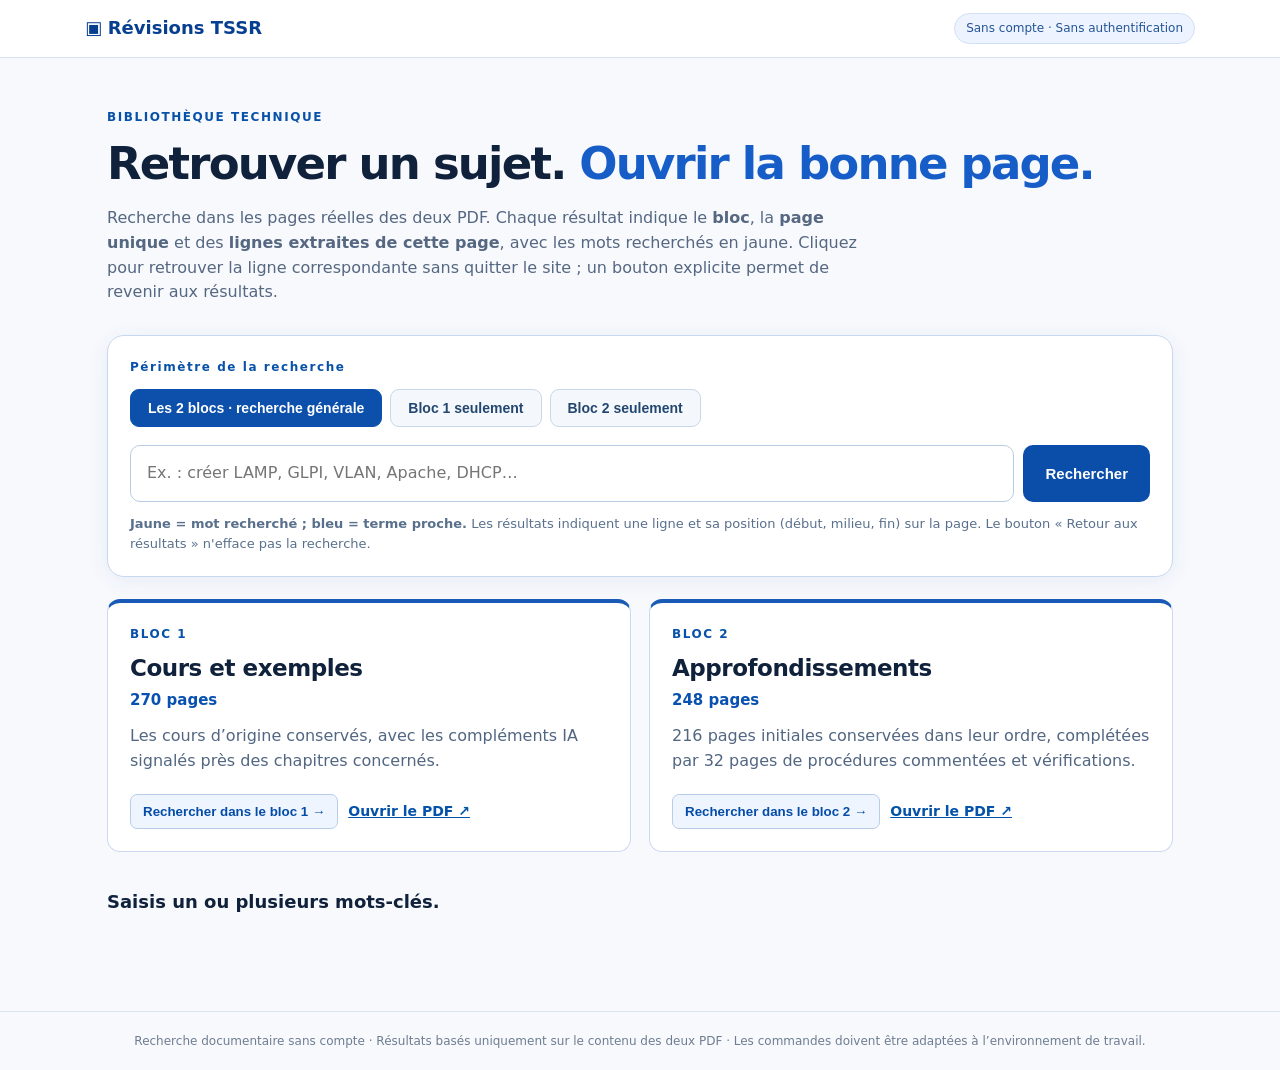
<file: index.html>
<!doctype html>
<html lang="fr"><head><meta charset="utf-8"><meta name="viewport" content="width=device-width, initial-scale=1"><meta name="robots" content="noindex,nofollow,noarchive,nosnippet"><meta name="referrer" content="no-referrer"><title>Révisions TSSR · 2 blocs</title><link rel="stylesheet" href="site.css?v=tssr-cible-lignes-20261101-v12"></head>
<body><div class="top"><div class="brand">▣ <strong>Révisions TSSR</strong></div><span class="badge-light">Sans compte · Sans authentification</span></div>
<main><header class="intro"><p class="eyebrow">BIBLIOTHÈQUE TECHNIQUE</p><h1>Retrouver un sujet. <span>Ouvrir la bonne page.</span></h1><p>Recherche dans les pages réelles des deux PDF. Chaque résultat indique le <strong>bloc</strong>, la <strong>page unique</strong> et des <strong>lignes extraites de cette page</strong>, avec les mots recherchés en jaune. Cliquez pour retrouver la ligne correspondante sans quitter le site ; un bouton explicite permet de revenir aux résultats.</p></header>
<section class="search-section" aria-label="Recherche documentaire"><div class="mode-label">Périmètre de la recherche</div><div class="modes" role="group" aria-label="Choisir le bloc à rechercher"><button type="button" class="mode active" data-mode="all" aria-pressed="true">Les 2 blocs · recherche générale</button><button type="button" class="mode" data-mode="1" aria-pressed="false">Bloc 1 seulement</button><button type="button" class="mode" data-mode="2" aria-pressed="false">Bloc 2 seulement</button></div>
<form role="search" id="form"><label for="query" class="sr-only">Mots-clés à rechercher</label><input type="search" id="query" placeholder="Ex. : créer LAMP, GLPI, VLAN, Apache, DHCP…" autocomplete="off" spellcheck="false"><button type="submit">Rechercher</button></form><p class="hint"><strong>Jaune = mot recherché ; bleu = terme proche.</strong> Les résultats indiquent une ligne et sa position (début, milieu, fin) sur la page. Le bouton « Retour aux résultats » n'efface pas la recherche.</p></section>
<section class="cards" aria-label="Consulter les deux documents"><article class="card"><div class="card-tag">BLOC 1</div><h2>Cours et exemples</h2><p class="stat">270 pages</p><p>Les cours d’origine conservés, avec les compléments IA signalés près des chapitres concernés.</p><div class="card-actions"><button type="button" class="card-search" data-mode="1">Rechercher dans le bloc 1 →</button><a href="TSSR_BLOC1_412b811e56de.pdf?v=tssr-cible-lignes-20261101-v12" target="_blank" rel="noopener">Ouvrir le PDF ↗</a></div></article><article class="card"><div class="card-tag">BLOC 2</div><h2>Approfondissements</h2><p class="stat">248 pages</p><p>216 pages initiales conservées dans leur ordre, complétées par 32 pages de procédures commentées et vérifications.</p><div class="card-actions"><button type="button" class="card-search" data-mode="2">Rechercher dans le bloc 2 →</button><a href="TSSR_BLOC2_62193c5422d5.pdf?v=tssr-cible-lignes-20261101-v12" target="_blank" rel="noopener">Ouvrir le PDF ↗</a></div></article></section>
<div id="notice" class="notice" role="alert" hidden></div><section class="output" id="output" aria-live="polite"><div id="status" class="status">Saisis un sujet ou choisis l'un des deux blocs pour commencer.</div><div id="results" class="results"></div><button type="button" id="more" class="more" hidden>Afficher davantage</button></section>

</main>
<dialog id="reader-dialog" aria-labelledby="reader-title">
  <div class="reader-toolbar">
    <div class="reader-toolbar-title"><span class="reader-tag">PASSAGE EXACT DU COURS</span><h2 id="reader-title"></h2></div>
    <button id="reader-close" type="button" title="Retour aux résultats">← Retour aux résultats ✕</button>
  </div>
  <div class="reader-content">
    <p class="reader-hint" id="reader-identifier"></p>
    <div class="reader-target"><div id="reader-where" class="reader-where"></div><div id="reader-focus"></div></div>
    <p class="reader-hint">Ci-dessous : <b>texte extrait directement de cette page PDF</b>. La ligne sélectionnée est encadrée en bleu, les mots recherchés surlignés en jaune. Vous n'avez pas besoin de quitter le site pour retrouver le passage.</p>
    <div id="reader-page-lines" class="page-lines" tabindex="0" aria-label="Contenu textuel exact de la page PDF"></div>
    <div class="reader-actions"><button id="reader-return" type="button">↖ Revenir au passage ciblé</button><button id="reader-pdf-toggle" type="button">Afficher la page dans le PDF original</button><button id="reader-pdf-tab" type="button">PDF en nouvel onglet ↗</button></div>
    <div id="reader-pdfzone" hidden></div>
  </div>
</dialog>
<footer>Recherche documentaire sans compte · Résultats basés uniquement sur le contenu des deux PDF · Les commandes doivent être adaptées à l’environnement de travail.</footer><script src="pages-data.js?v=tssr-cible-lignes-20261101-v12"></script><script src="site.js?v=tssr-cible-lignes-20261101-v12"></script></body></html>
</file>
<file: site.css>
*{box-sizing:border-box}body{margin:0;background:#f7f9fd;color:#10213b;font:16px/1.55 system-ui,-apple-system,"Segoe UI",sans-serif}.top{padding:13px max(24px,calc((100vw - 1110px)/2));display:flex;align-items:center;justify-content:space-between;gap:15px;background:white;border-bottom:1px solid #d7e2f3}.brand{font-size:18px;color:#073f90}.badge-light{font-size:12px;border:1px solid #d1dff4;border-radius:100px;padding:5px 11px;background:#eef4ff;color:#235496}main{max-width:1110px;margin:auto;padding:38px 22px 80px}.eyebrow,.card-tag,.mode-label{font-size:12px;letter-spacing:.13em;font-weight:800;color:#0751a9}.intro h1{font-size:clamp(28px,4.5vw,45px);line-height:1.15;letter-spacing:-.04em;margin:12px 0}.intro h1 span{color:#165dc8}.intro>p:last-child{color:#556781;max-width:770px}.search-section{margin-top:30px;border:1px solid #c8d7f0;background:white;border-radius:17px;padding:22px;box-shadow:0 4px 22px #204b8512}.modes{display:flex;flex-wrap:wrap;gap:8px;margin:12px 0 18px}.mode{cursor:pointer;background:#f4f7fc;border:1px solid #cbd8e9;color:#23476e;border-radius:9px;padding:10px 17px;font-weight:700;font-size:14px}.mode:hover,.card-search:hover{background:#e9f1fc}.mode.active{background:#0c50ac;color:white;border-color:#0c50ac}form{display:flex;gap:9px}#query{flex:1;min-width:0;padding:15px 16px;border-radius:10px;border:1px solid #bacce4;font:inherit;outline-offset:3px}form button{border:0;background:#0b4eaa;color:white;padding:13px 22px;border-radius:10px;font-size:15px;font-weight:800;cursor:pointer}.hint{font-size:13px;color:#59708c;margin:12px 0 0}.cards{display:grid;grid-template-columns:1fr 1fr;gap:18px;margin-top:22px}.card{padding:22px;background:#fff;border:1px solid #cbdaf0;border-top:4px solid #195ab6;border-radius:13px}.card h2{font-size:23px;margin:8px 0 0;letter-spacing:-.02em}.card .stat{font-weight:800;font-size:15px;color:#0951b1;margin:2px 0 12px}.card>p:not(.stat){color:#526682;margin:0 0 20px}.card-actions{display:flex;flex-wrap:wrap;gap:10px;align-items:center}.card-search{cursor:pointer;border:1px solid #b8cceb;border-radius:7px;background:#eff5fe;padding:9px 12px;color:#054ca8;font-weight:700}.card a{font-weight:700;color:#0452a9;font-size:14px}.output{margin-top:36px;scroll-margin-top:20px}.status{font-size:18px;font-weight:800;margin-bottom:15px}.results{display:grid;gap:11px}.res{background:white;border:1px solid #d5e0ee;border-radius:11px;padding:15px 19px;display:block;color:inherit;text-decoration:none}.res:hover{border-color:#1a63c1;box-shadow:0 0 0 2px #dceaff}.badges{display:flex;gap:9px;align-items:center;margin-bottom:7px}.block-pill,.page-pill{border:1px solid #b3ccf2;border-radius:5px;background:#e7f0ff;color:#044fa9;font-size:12px;font-weight:850;padding:3px 9px}.page-pill{background:#f4f7fa;border-color:#d4dfe9;color:#293e59}.res-title{font-weight:800;font-size:17px}.excerpt{margin-top:8px;color:#52637c;font-size:14px;white-space:normal;overflow-wrap:anywhere}.res-action{margin-top:7px;color:#0758b9;font-weight:750;font-size:13px}.more{padding:12px;border:1px solid #adcaed;background:#eaf3ff;color:#044998;font-weight:800;border-radius:8px;cursor:pointer;margin-top:18px}.empty{border:1px dashed #aebfd6;background:white;padding:17px;border-radius:11px}footer{padding:20px;text-align:center;color:#6e7d90;font-size:12px;border-top:1px solid #dce4f2}.sr-only{position:absolute;width:1px;height:1px;padding:0;margin:-1px;overflow:hidden;clip:rect(0,0,0,0);white-space:nowrap;border:0}@media(max-width:650px){main{padding:25px 14px 60px}.top{padding:13px 15px}.badge-light{display:none}.cards{grid-template-columns:1fr}form{flex-direction:column}.modes{flex-direction:column}.mode{text-align:left}}

mark.hl{background:#ffef6d;color:#14202b;border-radius:3px;padding:1px 1px;font-weight:800;box-shadow:0 0 0 1px #e4c94055}.res-title mark.hl{background:#ffe284}.origin-note{margin-left:auto;color:#667085;font-size:12px;font-weight:600}.add-note{font-size:12px;color:#0c6b54;font-weight:700}.res:focus-visible{outline:3px solid #0a6eb9;outline-offset:3px}@media(prefers-reduced-motion:reduce){*{scroll-behavior:auto!important}}

mark.hl-near{background:#d2eafe;color:#123b63;border-radius:3px;padding:1px 1px;font-weight:750}

/* Résultats : lignes réellement extraites du PDF, mots-clés immédiatement repérables. */
.hit-lines{margin-top:9px;display:grid;gap:6px}.hit-line{font-size:14px;color:#314663;background:#f5f9ff;border-left:3px solid #bfd5f6;padding:7px 10px;overflow-wrap:anywhere;line-height:1.6}.res-title{font-weight:850}.origin-note{margin:8px 0 0;color:#495e79;font-size:12px;font-weight:700}.res mark.hl{background:#ffe24f;color:#101820;outline:2px solid #ffc526;outline-offset:0;border-radius:2px;font-weight:900}.res mark.hl-near{background:#c7e4ff;color:#053668;border-radius:2px;font-weight:850}.res-action{display:inline-block;padding:4px 0}.res:hover .res-action{text-decoration:underline}.res:focus-visible{outline:3px solid #1765bd;outline-offset:3px}@media(max-width:650px){.hit-line{font-size:13.5px}}
/* Revision r6 : results readable as self-contained exact excerpts and a verified page viewer. */
.res{font:inherit;text-align:left;cursor:pointer;width:100%;appearance:none}.res:hover{background:#fbfdff}.printed-pill{border:1px solid #d2e2f2;border-radius:5px;background:#fff;color:#49637d;font-size:12px;font-weight:750;padding:3px 9px}.line-label{font-size:12px;font-weight:750;color:#486889}.notice{border:2px solid #a12525;background:#fff2f2;color:#7d1c1c;padding:14px 18px;border-radius:12px;margin:20px 0;font-weight:800}.viewer{margin-top:34px;border:2px solid #b9d2f1;border-radius:15px;background:#fff;padding:18px;scroll-margin-top:16px}.viewer-head{display:flex;justify-content:space-between;gap:12px;align-items:start}.viewer-head h2{margin:3px 0;font-size:21px;color:#084c9e}.viewer-head p{margin:5px 0;color:#526783}.viewer-kicker{letter-spacing:.08em;font-size:11px;font-weight:900;color:#0759af}.viewer-head button{cursor:pointer;border:1px solid #c8d8ef;background:#eaf2fc;border-radius:8px;padding:9px 12px;font-weight:800}.viewer-help{font-size:13px;color:#495b71}.page-lines{max-height:540px;overflow:auto;overflow-wrap:anywhere;background:#f8faff;border:1px solid #d7e3f1;border-radius:9px;padding:10px 0;scrollbar-gutter:stable}.page-line{display:grid;grid-template-columns:45px 1fr;gap:8px;padding:1px 14px;font-size:14px;line-height:1.65;white-space:pre-wrap}.line-num{text-align:right;color:#8b9ab1;font:12px/1.9 ui-monospace,Consolas,monospace;user-select:none}.page-line.passage-focus{background:#e1efff;outline:1px solid #aad3ff}.page-line.blank{height:10px}.viewer-actions{display:flex;flex-wrap:wrap;gap:10px;padding:14px 0}.viewer-actions button{cursor:pointer;border:1px solid #1461ae;background:#1056ae;color:white;border-radius:8px;padding:10px 12px;font-weight:750}.viewer-actions button:disabled{opacity:.6;cursor:wait}.pdf-frame{display:block;width:100%;height:750px;border:1px solid #c6d5e7;border-radius:8px}#pdfzone{scroll-margin-top:16px}.res .badges{flex-wrap:wrap}@media(max-width:650px){.viewer{padding:12px}.viewer-head h2{font-size:17px}.page-line{font-size:13px;grid-template-columns:27px 1fr;gap:5px;padding:1px 5px}.pdf-frame{height:510px}}

/* Avoid horizontal overflow on phones, even for long copied commands or paths. */
.results{grid-template-columns:minmax(0,1fr)}.res{min-width:0;max-width:100%;overflow-wrap:anywhere;white-space:normal}.res-title,.hit-lines,.hit-line{min-width:0;max-width:100%;overflow-wrap:anywhere}.line-text{min-width:0;overflow-wrap:anywhere}

/* Lecteur modal, ferme par Retour/Echap/flèche arrière. Aucune navigation hors du site à la lecture. */
#reader-dialog{inset:0;position:fixed;width:min(1070px,96vw);height:min(94vh,1250px);max-width:none;max-height:none;border:2px solid #b4cff1;border-radius:15px;padding:0;overflow:hidden;box-shadow:0 10px 45px #19324b70;background:#fff;color:#10213b}
#reader-dialog::backdrop{background:#112a4c9c;backdrop-filter:blur(2px)}
.reader-toolbar{position:sticky;top:0;z-index:2;display:flex;gap:12px;justify-content:space-between;align-items:center;background:#0b4f9e;color:white;border-bottom:2px solid #b7d5ff;padding:12px 18px;min-height:80px}
.reader-toolbar h2{font-size:clamp(16px,2vw,22px);margin:0;color:white}.reader-tag{font-size:11px;letter-spacing:.1em;color:#d1e7ff;font-weight:800}
#reader-close{cursor:pointer;flex-shrink:0;border:2px solid white;background:#fff;color:#063b7c;font-size:14px;font-weight:900;border-radius:8px;padding:12px 14px}
.reader-content{height:calc(100% - 80px);overflow:auto;padding:17px 22px 30px;scrollbar-gutter:stable}
.reader-hint{font-size:13px;color:#3e536d;margin:8px 0 14px}
.reader-target{background:#fff8cf;border:2px solid #f1c84a;border-radius:12px;padding:12px 16px;margin:12px 0;box-shadow:0 2px 12px #edcc5325}
.reader-where{color:#665023;font-weight:850;font-size:13px;margin-bottom:5px}
#reader-focus{font-size:17px;font-weight:850;overflow-wrap:anywhere;white-space:pre-wrap}
#reader-focus mark.hl,.page-lines mark.hl{background:#ffe037;outline:1px solid #d49700;color:#0d1828;font-weight:900}
#reader-page-lines{max-height:min(53vh,600px);scrollbar-gutter:stable}
#reader-page-lines .passage-focus{background:#ffeec4;outline:2px solid #3c87e9;scroll-margin:80px}
.reader-actions{display:flex;flex-wrap:wrap;gap:9px;position:sticky;bottom:0;z-index:1;background:#fff;padding:14px 0 8px;border-top:1px solid #d9e4f4}
.reader-actions button{cursor:pointer;border-radius:8px;background:#0c4e9f;color:#fff;border:1px solid #0c4e9f;font-weight:850;padding:10px 13px}
.reader-actions #reader-return{background:#eaf1fc;color:#06418c;border-color:#a5c6ee}
.pdf-tip{margin:7px 0;background:#fff3cf;border-left:4px solid #efb845;padding:12px;font-weight:700;font-size:13px}
#reader-pdfzone{scroll-margin-top:100px}
@media(max-width:650px){#reader-dialog{width:99vw;height:97vh;border-radius:7px}.reader-toolbar{padding:10px;min-height:90px;align-items:start}#reader-close{padding:9px;font-size:12px;max-width:48%}.reader-content{height:calc(100% - 90px);padding:11px}.reader-target{padding:9px}#reader-focus{font-size:15px}.reader-actions{position:static}.reader-actions button{font-size:12px}.pdf-frame{height:500px}}
</file>
